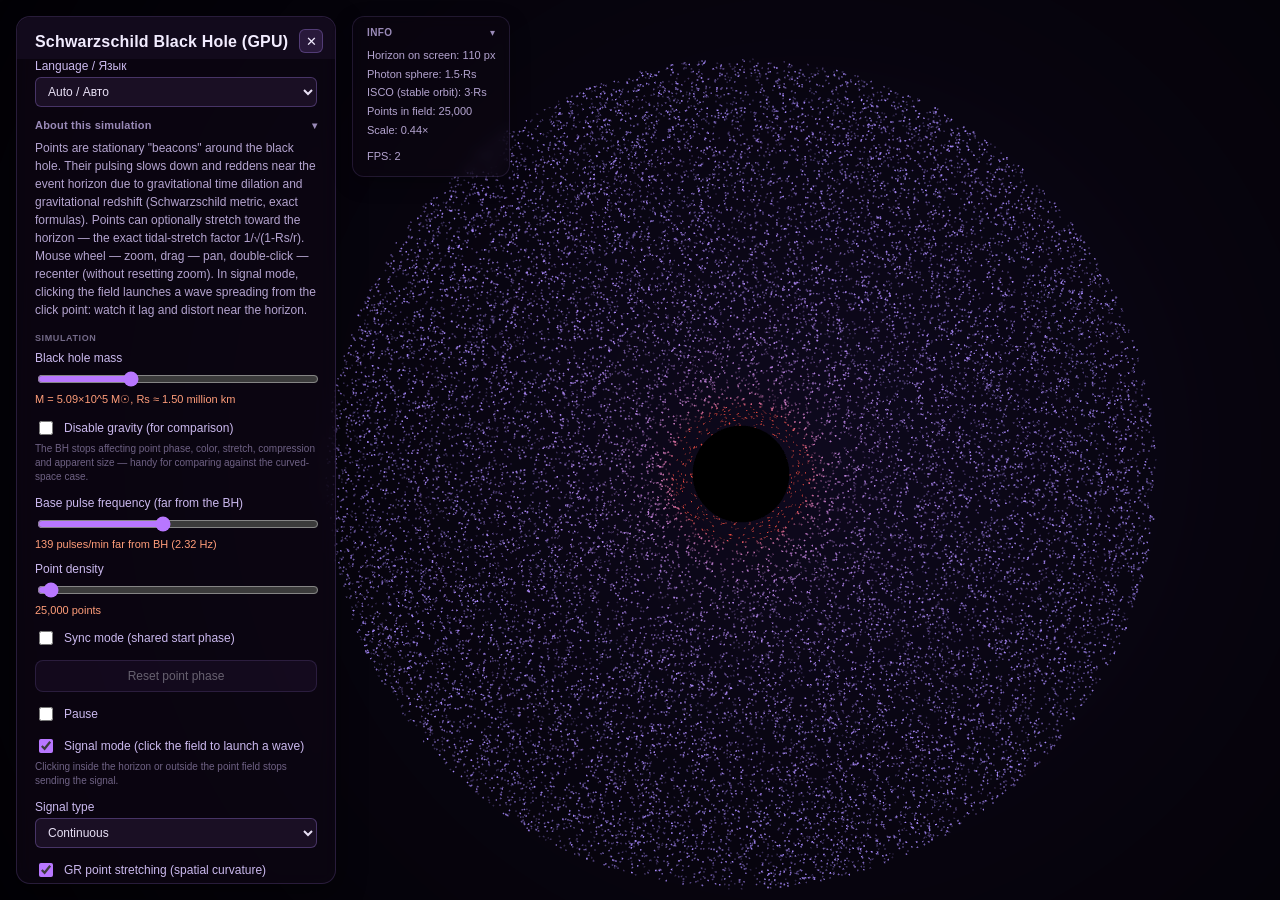
<file: index.html>
<!DOCTYPE html>
<html lang="en">

<head>
  <meta charset="UTF-8">
  <meta
    name="viewport"
    content="width=device-width, initial-scale=1.0, maximum-scale=1.0, user-scalable=no"
  >
  <title data-i18n="pageTitle">Schwarzschild Black Hole (GPU) — gravitational time dilation</title>
  <link
    rel="stylesheet"
    href="style.css"
  >
</head>

<body>
  <canvas id="scene"></canvas>

  <div
    id="webglFallback"
    class="webglFallback"
    style="display:none;"
  >
    <p data-i18n="webglFallback_text">This page needs WebGL2, which your browser doesn't support (or has disabled).</p>
    <p><a
        href="canvas-rollback.html"
        data-i18n="webglFallback_link"
      >Open the Canvas (CPU) version →</a></p>
  </div>

  <button
    type="button"
    id="hudShowBtn"
    class="hudEdgeBtn"
    aria-label="Show menu"
  >&#9776;</button>

  <div class="hud">
    <div class="hudStickyHeader">
      <button
        type="button"
        id="hudHideBtn"
        class="hudCloseBtn"
        aria-label="Hide menu"
      >&#10005;</button>
      <h1 data-i18n="h1">Schwarzschild Black Hole (GPU)</h1>
    </div>

    <div class="row langRow">
      <label for="langSelect">Language / Язык</label>
      <select id="langSelect">
        <option
          value="auto"
          selected
        >Auto / Авто</option>
        <option value="en">English</option>
        <option value="ru">Русский</option>
      </select>
    </div>

    <button
      type="button"
      id="introToggle"
      class="accordionToggle"
      aria-expanded="true"
    >
      <span data-i18n="introToggle">About this simulation</span>
      <span
        class="accordionIcon"
        id="introToggleIcon"
      >&#9662;</span>
    </button>
    <p
      class="hint"
      id="introText"
      data-i18n="introText"
    >Points are stationary "beacons" around the black hole. Their pulsing slows down and reddens near the event horizon due to gravitational time dilation and gravitational redshift (Schwarzschild metric, exact formulas). Points can
      optionally stretch toward the horizon — the exact tidal-stretch factor 1/√(1-Rs/r). Mouse wheel — zoom, drag — pan, double-click — recenter (without resetting zoom). In signal mode, clicking the field launches a wave spreading from
      the click point: watch it lag and distort near the horizon.</p>

    <h2
      class="groupTitle"
      data-i18n="group_simulation"
    >Simulation</h2>

    <div class="row">
      <label
        for="mass"
        data-i18n="mass_label"
      >Black hole mass</label>
      <input
        id="mass"
        type="range"
        min="0"
        max="1000"
        value="322"
        step="1"
      >
      <div
        class="readout"
        id="massReadout"
      >—</div>
    </div>

    <div class="row checkboxRow">
      <label><input
          id="noGravity"
          type="checkbox"
        > <span data-i18n="noGravity_label">Disable gravity (for comparison)</span></label>
      <p
        class="rowHint"
        data-i18n="noGravity_hint"
      >The BH stops affecting point phase, color and stretch — handy for comparing against the curved-space case.</p>
    </div>

    <div class="row">
      <label
        for="freq"
        data-i18n="freq_label"
      >Base pulse frequency (far from the BH)</label>
      <input
        id="freq"
        type="range"
        min="10"
        max="300"
        value="139"
        step="1"
      >
      <div
        class="readout"
        id="freqReadout"
      >—</div>
    </div>

    <div class="row">
      <label
        for="density"
        data-i18n="density_label"
      >Point density</label>
      <input
        id="density"
        type="range"
        min="1000"
        max="1000000"
        value="25000"
        step="1000"
      >
      <div
        class="readout"
        id="densityReadout"
      >—</div>
    </div>

    <div class="row checkboxRow">
      <label><input
          id="syncMode"
          type="checkbox"
        > <span data-i18n="syncMode_label">Sync mode (shared start phase)</span></label>
    </div>

    <div class="row">
      <button
        id="resetPhases"
        type="button"
        class="btn"
        data-i18n="resetPhases_label"
      >Reset point phase</button>
    </div>

    <div class="row checkboxRow">
      <label><input
          id="pause"
          type="checkbox"
        > <span data-i18n="pause_label">Pause</span></label>
    </div>

    <div class="row checkboxRow">
      <label><input
          id="signalMode"
          type="checkbox"
          checked
        > <span data-i18n="signalMode_label">Signal mode (click the field to launch a wave)</span></label>
      <p
        class="rowHint"
        data-i18n="signalMode_hint"
      >Clicking inside the horizon or outside the point field stops sending the signal.</p>
    </div>

    <div
      class="row"
      id="signalTypeRow"
      style="display:none;"
    >
      <label
        for="signalType"
        data-i18n="signalType_label"
      >Signal type</label>
      <select id="signalType">
        <option
          value="single"
          data-i18n="signalType_single"
        >Single</option>
        <option
          value="continuous"
          selected
          data-i18n="signalType_continuous"
        >Continuous</option>
        <option
          value="count"
          data-i18n="signalType_count"
        >Fixed number</option>
      </select>
    </div>

    <div
      class="row"
      id="signalCountRow"
      style="display:none;"
    >
      <label
        for="signalCount"
        data-i18n="signalCount_label"
      >Number of signals</label>
      <input
        id="signalCount"
        type="range"
        min="1"
        max="100"
        value="10"
        step="1"
      >
      <div
        class="readout"
        id="signalCountReadout"
      >—</div>
    </div>

    <div class="row checkboxRow">
      <label><input
          id="tidalStretch"
          type="checkbox"
          checked
        > <span data-i18n="tidalStretch_label">GR point stretching (spatial curvature)</span></label>
      <button
        type="button"
        id="stretchInfoToggle"
        class="accordionToggle infoToggle"
        aria-expanded="false"
      >
        <span data-i18n="stretchInfoToggle_label">What does this show?</span>
        <span class="accordionIcon">&#9662;</span>
      </button>
      <p
        class="hint collapsed"
        id="stretchInfoText"
        data-i18n="stretchInfo_text"
      >This is the exact Schwarzschild metric factor 1/√(1−Rs/r) — how much more "proper" (actually measured) radial distance there is near the horizon than the flat coordinate grid suggests. It's a real, exact quantity, but stretching a point's shape by it is a visualization trick: a single point has no size of its own to stretch, so this makes an otherwise invisible fact about curved space visible rather than showing something you'd literally see happen to a small object. In plain language: space itself is stretched near a black hole, so a tape measure laid toward the horizon would read a longer length than the map distance implies — the elongated dots are a way to draw that stretch.</p>
    </div>

    <div
      class="row"
      id="stretchCoefficientRow"
      style="display:none;"
    >
      <label
        for="stretchCoefficient"
        data-i18n="stretchCoefficient_label"
      >Stretch coefficient</label>
      <input
        id="stretchCoefficient"
        type="range"
        min="10"
        max="300"
        value="110"
        step="5"
      >
      <div
        class="readout"
        id="stretchCoefficientReadout"
      >—</div>
    </div>

    <div
      class="row"
      id="stretchDirectionRow"
      style="display:none;"
    >
      <label
        for="stretchDirection"
        data-i18n="stretchDirection_label"
      >Stretch direction</label>
      <select id="stretchDirection">
        <option
          value="toward"
          selected
          data-i18n="stretchDirection_toward"
        >Toward the black hole only</option>
        <option
          value="both"
          data-i18n="stretchDirection_both"
        >Symmetric (both directions)</option>
      </select>
    </div>

    <div class="row checkboxRow">
      <label><input
          id="tidalCompress"
          type="checkbox"
        > <span data-i18n="tidalCompress_label">Tidal compression (perpendicular to radius)</span></label>
      <button
        type="button"
        id="compressInfoToggle"
        class="accordionToggle infoToggle"
        aria-expanded="false"
      >
        <span data-i18n="compressInfoToggle_label">What does this show?</span>
        <span class="accordionIcon">&#9662;</span>
      </button>
      <p
        class="hint collapsed"
        id="compressInfoText"
        data-i18n="compressInfo_text"
      >This visualizes the real tidal force from the Schwarzschild geodesic-deviation tensor: gravity pulls harder on the near side of an extended body than the far side, stretching it along the radius while squeezing it inward from the sides. Because the vacuum tensor is traceless, that sideways squeeze is always exactly half as strong as the radial stretch, and — unlike a purely geometric stretching of space — it stays finite right at the horizon; it only becomes destructive somewhat deeper inside. This is the same, genuinely physical effect popularly called "spaghettification": if you fell feet-first toward a black hole, gravity would stretch you head-to-toe while squeezing your sides inward, and each dot narrowing sideways is a small-scale picture of exactly that squeeze.</p>
    </div>

    <div
      class="row"
      id="compressCoefficientRow"
      style="display:none;"
    >
      <label
        for="compressCoefficient"
        data-i18n="compressCoefficient_label"
      >Compression coefficient</label>
      <input
        id="compressCoefficient"
        type="range"
        min="10"
        max="300"
        value="250"
        step="5"
      >
      <div
        class="readout"
        id="compressCoefficientReadout"
      >—</div>
    </div>

    <div class="row checkboxRow">
      <label><input
          id="apparentSize"
          type="checkbox"
          checked
        > <span data-i18n="apparentSize_label">Apparent size (distant observer)</span></label>
      <button
        type="button"
        id="apparentInfoToggle"
        class="accordionToggle infoToggle"
        aria-expanded="false"
      >
        <span data-i18n="apparentInfoToggle_label">What does this show?</span>
        <span class="accordionIcon">&#9662;</span>
      </button>
      <p
        class="hint collapsed"
        id="apparentInfoText"
        data-i18n="apparentInfo_text"
      >This shows how an object of a fixed real (proper) size would look to a distant observer, rather than how the coordinate grid the points sit on behaves. Its radial extent shrinks by the factor D(r) = √(1−Rs/r) as it nears the horizon — the same factor that governs gravitational redshift and time dilation — while its size across the radius stays exactly the same, since the Schwarzschild angular part of the metric has no such factor. It mixes a real GR quantity with a simplified observer model (no actual ray-tracing through bent light paths), so treat it as a physically grounded approximation rather than a literal rendered photograph. In plain language: a spaceship of the same real size would look shorter — but not narrower — the closer it drifts toward a black hole, as seen from far away, and that's the shrinking this shows directly.</p>
    </div>

    <div
      class="row"
      id="apparentCoefficientRow"
      style="display:none;"
    >
      <label
        for="apparentCoefficient"
        data-i18n="apparentCoefficient_label"
      >Apparent-size coefficient</label>
      <input
        id="apparentCoefficient"
        type="range"
        min="10"
        max="300"
        value="100"
        step="5"
      >
      <div
        class="readout"
        id="apparentCoefficientReadout"
      >—</div>
    </div>

    <div class="row">
      <label
        for="distribution"
        data-i18n="distribution_label"
      >Point distribution</label>
      <select id="distribution">
        <option
          value="random"
          selected
          data-i18n="distribution_random"
        >Random</option>
        <option
          value="polar"
          data-i18n="distribution_polar"
        >Grid — radial coordinates</option>
        <option
          value="cartesian"
          data-i18n="distribution_cartesian"
        >Grid — cartesian coordinates</option>
      </select>
    </div>

    <h2
      class="groupTitle"
      data-i18n="group_display"
    >Display settings</h2>

    <div class="row">
      <label
        for="overallBrightness"
        data-i18n="overallBrightness_label"
      >Overall point brightness</label>
      <input
        id="overallBrightness"
        type="range"
        min="10"
        max="200"
        value="100"
        step="1"
      >
      <div
        class="readout"
        id="overallBrightnessReadout"
      >—</div>
    </div>

    <div class="row">
      <label
        for="brightness"
        data-i18n="brightness_label"
      >Point brightness near horizon</label>
      <input
        id="brightness"
        type="range"
        min="0"
        max="150"
        value="140"
        step="1"
      >
      <div
        class="readout"
        id="brightnessReadout"
      >—</div>
    </div>

    <div class="row">
      <label
        for="colorGradient"
        data-i18n="colorGradient_label"
      >Color transition sharpness</label>
      <input
        id="colorGradient"
        type="range"
        min="0"
        max="500"
        value="100"
        step="10"
      >
      <div
        class="readout"
        id="colorGradientReadout"
      >—</div>
      <p
        class="rowHint"
        data-i18n="colorGradient_hint"
      >Higher — points keep their original color longer and shift to the horizon color only right near it.</p>
    </div>

    <div class="row">
      <label
        for="sizeMode"
        data-i18n="sizeMode_label"
      >Point size</label>
      <select id="sizeMode">
        <option
          value="random"
          data-i18n="sizeMode_random"
        >Random</option>
        <option
          value="fixed"
          selected
          data-i18n="sizeMode_fixed"
        >Fixed</option>
      </select>
    </div>

    <div
      class="row"
      id="fixedSizeRow"
      style="display:none;"
    >
      <label
        for="fixedSize"
        data-i18n="fixedSize_label"
      >Fixed size value</label>
      <input
        id="fixedSize"
        type="range"
        min="5"
        max="40"
        value="35"
        step="1"
      >
      <div
        class="readout"
        id="fixedSizeReadout"
      >—</div>
    </div>

    <div class="row">
      <label
        for="pointShape"
        data-i18n="pointShape_label"
      >Point shape</label>
      <select id="pointShape">
        <option
          value="square"
          selected
          data-i18n="pointShape_square"
        >Square</option>
        <option
          value="circle"
          data-i18n="pointShape_circle"
        >Circle</option>
      </select>
    </div>

    <div class="row">
      <label
        for="zoom"
        data-i18n="zoom_label"
      >Zoom (or mouse wheel)</label>
      <input
        id="zoom"
        type="range"
        min="35"
        max="1000"
        value="44"
        step="1"
      >
      <div
        class="readout"
        id="zoomReadout"
      >—</div>
    </div>

    <h2
      class="groupTitle"
      data-i18n="group_colors"
    >Colors</h2>

    <div class="row">
      <label data-i18n="baseColor_label">Default point color</label>
      <div
        class="swatchRow"
        id="baseSwatches"
      ></div>
    </div>

    <div class="row checkboxRow">
      <label><input
          id="horizonAuto"
          type="checkbox"
          checked
        > <span data-i18n="horizonAuto_label">Automatic Doppler shift toward horizon</span></label>
    </div>

    <div
      class="row"
      id="horizonSwatchRow"
      style="display:none;"
    >
      <label data-i18n="horizonColor_label">Point color near horizon</label>
      <div
        class="swatchRow"
        id="horizonSwatches"
      ></div>
    </div>

    <div class="row">
      <button
        id="resetPalette"
        type="button"
        class="btn"
        data-i18n="resetPalette_label"
      >Reset palette</button>
    </div>

    <div class="row">
      <label
        for="paletteSelect"
        data-i18n="paletteSelect_label"
      >Saved palettes</label>
      <select id="paletteSelect">
        <option
          value=""
          data-i18n="paletteSelect_placeholder"
        >— select —</option>
      </select>
    </div>

    <div class="row">
      <label
        for="paletteName"
        data-i18n="paletteName_label"
      >New palette name</label>
      <input
        id="paletteName"
        type="text"
        data-i18n-placeholder="paletteName_placeholder"
        placeholder="E.g.: Sunset"
        maxlength="30"
      >
    </div>

    <div class="row">
      <button
        id="savePaletteBtn"
        type="button"
        class="btn"
        data-i18n="savePalette_label"
      >Save current palette</button>
    </div>

    <div class="row">
      <button
        id="deletePaletteBtn"
        type="button"
        class="btn"
        data-i18n="deletePalette_label"
      >Delete selected palette</button>
    </div>

    <h2
      class="groupTitle"
      data-i18n="group_animation"
    >Animation &amp; more</h2>

    <div class="row">
      <label
        for="speed"
        data-i18n="speed_label"
      >Animation speed</label>
      <input
        id="speed"
        type="range"
        min="10"
        max="400"
        value="100"
        step="1"
      >
      <div
        class="readout"
        id="speedReadout"
      >—</div>
    </div>

    <div class="row">
      <label
        for="blinkCurve"
        data-i18n="blinkCurve_label"
      >Blink curve</label>
      <select id="blinkCurve">
        <option
          value="sine"
          selected
          data-i18n="blinkCurve_sine"
        >Smooth (sine)</option>
        <option
          value="linear"
          data-i18n="blinkCurve_linear"
        >Linear</option>
        <option
          value="easeIn"
          data-i18n="blinkCurve_easeIn"
        >Ease-in</option>
        <option
          value="easeOut"
          data-i18n="blinkCurve_easeOut"
        >Ease-out</option>
        <option
          value="easeInOut"
          data-i18n="blinkCurve_easeInOut"
        >Ease-in-out</option>
      </select>
    </div>

    <div class="row checkboxRow">
      <label><input
          id="showGrid"
          type="checkbox"
        > <span data-i18n="showGrid_label">Show space-curvature grid</span></label>
    </div>
    <div class="row checkboxRow">
      <label><input
          id="showTooltip"
          type="checkbox"
        > <span data-i18n="showTooltip_label">Time-dilation tooltip at cursor</span></label>
    </div>

    <div class="row">
      <button
        id="copySettings"
        type="button"
        class="btn"
        data-i18n="copySettings_label"
      >Copy settings</button>
    </div>

    <div class="row">
      <button
        id="resetSettings"
        type="button"
        class="btn"
        data-i18n="resetSettings_label"
      >Reset settings</button>
    </div>

    <p
      class="hint autosave-hint"
      data-i18n="autosaveHint"
    >Settings are saved automatically.</p>
    <p class="hint autosave-hint"><a
        href="canvas-rollback.html"
        data-i18n="cpuVersionLink"
      >← CPU version</a></p>
  </div>

  <div
    id="infoPanel"
    class="floatingPanel"
  >
    <div class="floatingPanelHeader">
      <span data-i18n="infoPanel_title">Info</span>
      <button
        type="button"
        id="infoPanelToggle"
        class="floatingPanelToggle"
        aria-expanded="true"
      >&#9662;</button>
    </div>
    <div
      class="stats"
      id="stats"
    ></div>
    <div
      class="stats"
      id="fpsReadout"
    >FPS: —</div>
  </div>

  <div
    id="cursorTooltip"
    class="cursor-tooltip"
  ></div>

  <script src="index.js"></script>
</body>

</html>
</file>
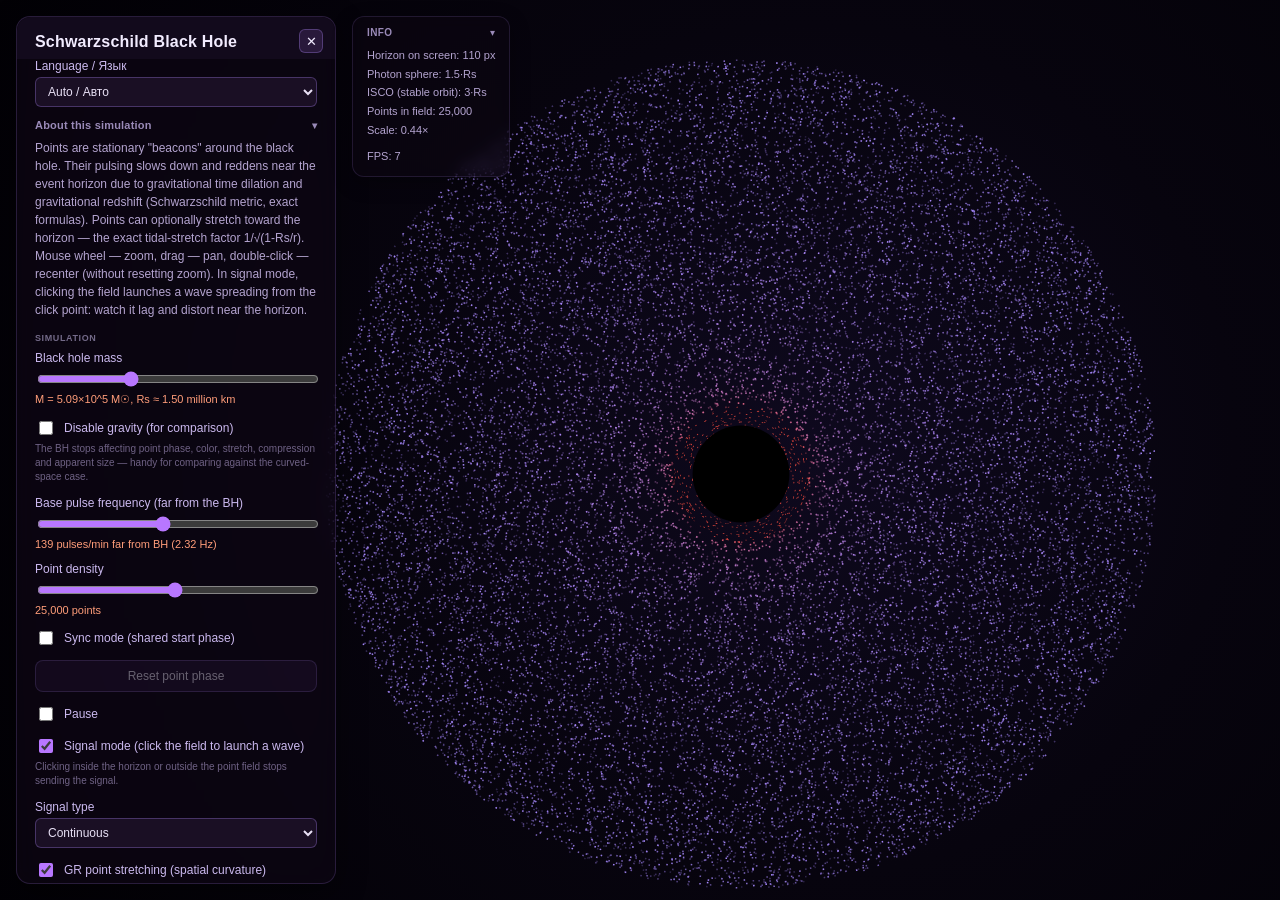
<file: canvas-rollback.html>
<!DOCTYPE html>
<html lang="en">

<head>
  <meta charset="UTF-8">
  <meta
    name="viewport"
    content="width=device-width, initial-scale=1.0, maximum-scale=1.0, user-scalable=no"
  >
  <title data-i18n="pageTitle">Schwarzschild Black Hole — gravitational time dilation</title>
  <link
    rel="stylesheet"
    href="style.css"
  >
</head>

<body>
  <canvas id="scene"></canvas>

  <button
    type="button"
    id="hudShowBtn"
    class="hudEdgeBtn"
    aria-label="Show menu"
  >&#9776;</button>

  <div class="hud">
    <div class="hudStickyHeader">
      <button
        type="button"
        id="hudHideBtn"
        class="hudCloseBtn"
        aria-label="Hide menu"
      >&#10005;</button>
      <h1 data-i18n="h1">Schwarzschild Black Hole</h1>
    </div>

    <div class="row langRow">
      <label for="langSelect">Language / Язык</label>
      <select id="langSelect">
        <option
          value="auto"
          selected
        >Auto / Авто</option>
        <option value="en">English</option>
        <option value="ru">Русский</option>
      </select>
    </div>

    <button
      type="button"
      id="introToggle"
      class="accordionToggle"
      aria-expanded="true"
    >
      <span data-i18n="introToggle">About this simulation</span>
      <span
        class="accordionIcon"
        id="introToggleIcon"
      >&#9662;</span>
    </button>
    <p
      class="hint"
      id="introText"
      data-i18n="introText"
    >Points are stationary "beacons" around the black hole. Their pulsing slows down and reddens near the event horizon due to gravitational time dilation and gravitational redshift (Schwarzschild metric, exact formulas). Points can
      optionally stretch toward the horizon — the exact tidal-stretch factor 1/√(1-Rs/r). Mouse wheel — zoom, drag — pan, double-click — recenter (without resetting zoom). In signal mode, clicking the field launches a wave spreading from
      the click point: watch it lag and distort near the horizon.</p>

    <h2
      class="groupTitle"
      data-i18n="group_simulation"
    >Simulation</h2>

    <div class="row">
      <label
        for="mass"
        data-i18n="mass_label"
      >Black hole mass</label>
      <input
        id="mass"
        type="range"
        min="0"
        max="1000"
        value="322"
        step="1"
      >
      <div
        class="readout"
        id="massReadout"
      >—</div>
    </div>

    <div class="row checkboxRow">
      <label><input
          id="noGravity"
          type="checkbox"
        > <span data-i18n="noGravity_label">Disable gravity (for comparison)</span></label>
      <p
        class="rowHint"
        data-i18n="noGravity_hint"
      >The BH stops affecting point phase, color and stretch — handy for comparing against the curved-space case.</p>
    </div>

    <div class="row">
      <label
        for="freq"
        data-i18n="freq_label"
      >Base pulse frequency (far from the BH)</label>
      <input
        id="freq"
        type="range"
        min="10"
        max="300"
        value="139"
        step="1"
      >
      <div
        class="readout"
        id="freqReadout"
      >—</div>
    </div>

    <div class="row">
      <label
        for="density"
        data-i18n="density_label"
      >Point density</label>
      <input
        id="density"
        type="range"
        min="1000"
        max="50000"
        value="25000"
        step="500"
      >
      <div
        class="readout"
        id="densityReadout"
      >—</div>
    </div>

    <div class="row checkboxRow">
      <label><input
          id="syncMode"
          type="checkbox"
        > <span data-i18n="syncMode_label">Sync mode (shared start phase)</span></label>
    </div>

    <div class="row">
      <button
        id="resetPhases"
        type="button"
        class="btn"
        data-i18n="resetPhases_label"
      >Reset point phase</button>
    </div>

    <div class="row checkboxRow">
      <label><input
          id="pause"
          type="checkbox"
        > <span data-i18n="pause_label">Pause</span></label>
    </div>

    <div class="row checkboxRow">
      <label><input
          id="signalMode"
          type="checkbox"
          checked
        > <span data-i18n="signalMode_label">Signal mode (click the field to launch a wave)</span></label>
      <p
        class="rowHint"
        data-i18n="signalMode_hint"
      >Clicking inside the horizon or outside the point field stops sending the signal.</p>
    </div>

    <div
      class="row"
      id="signalTypeRow"
      style="display:none;"
    >
      <label
        for="signalType"
        data-i18n="signalType_label"
      >Signal type</label>
      <select id="signalType">
        <option
          value="single"
          data-i18n="signalType_single"
        >Single</option>
        <option
          value="continuous"
          selected
          data-i18n="signalType_continuous"
        >Continuous</option>
        <option
          value="count"
          data-i18n="signalType_count"
        >Fixed number</option>
      </select>
    </div>

    <div
      class="row"
      id="signalCountRow"
      style="display:none;"
    >
      <label
        for="signalCount"
        data-i18n="signalCount_label"
      >Number of signals</label>
      <input
        id="signalCount"
        type="range"
        min="1"
        max="100"
        value="10"
        step="1"
      >
      <div
        class="readout"
        id="signalCountReadout"
      >—</div>
    </div>

    <div class="row checkboxRow">
      <label><input
          id="tidalStretch"
          type="checkbox"
          checked
        > <span data-i18n="tidalStretch_label">GR point stretching (spatial curvature)</span></label>
      <button
        type="button"
        id="stretchInfoToggle"
        class="accordionToggle infoToggle"
        aria-expanded="false"
      >
        <span data-i18n="stretchInfoToggle_label">What does this show?</span>
        <span class="accordionIcon">&#9662;</span>
      </button>
      <p
        class="hint collapsed"
        id="stretchInfoText"
        data-i18n="stretchInfo_text"
      >This is the exact Schwarzschild metric factor 1/√(1−Rs/r) — how much more "proper" (actually measured) radial distance there is near the horizon than the flat coordinate grid suggests. It's a real, exact quantity, but stretching a point's shape by it is a visualization trick: a single point has no size of its own to stretch, so this makes an otherwise invisible fact about curved space visible rather than showing something you'd literally see happen to a small object. In plain language: space itself is stretched near a black hole, so a tape measure laid toward the horizon would read a longer length than the map distance implies — the elongated dots are a way to draw that stretch.</p>
    </div>

    <div
      class="row"
      id="stretchCoefficientRow"
      style="display:none;"
    >
      <label
        for="stretchCoefficient"
        data-i18n="stretchCoefficient_label"
      >Stretch coefficient</label>
      <input
        id="stretchCoefficient"
        type="range"
        min="10"
        max="300"
        value="110"
        step="5"
      >
      <div
        class="readout"
        id="stretchCoefficientReadout"
      >—</div>
    </div>

    <div
      class="row"
      id="stretchDirectionRow"
      style="display:none;"
    >
      <label
        for="stretchDirection"
        data-i18n="stretchDirection_label"
      >Stretch direction</label>
      <select id="stretchDirection">
        <option
          value="toward"
          selected
          data-i18n="stretchDirection_toward"
        >Toward the black hole only</option>
        <option
          value="both"
          data-i18n="stretchDirection_both"
        >Symmetric (both directions)</option>
      </select>
    </div>

    <div class="row checkboxRow">
      <label><input
          id="tidalCompress"
          type="checkbox"
        > <span data-i18n="tidalCompress_label">Tidal compression (perpendicular to radius)</span></label>
      <button
        type="button"
        id="compressInfoToggle"
        class="accordionToggle infoToggle"
        aria-expanded="false"
      >
        <span data-i18n="compressInfoToggle_label">What does this show?</span>
        <span class="accordionIcon">&#9662;</span>
      </button>
      <p
        class="hint collapsed"
        id="compressInfoText"
        data-i18n="compressInfo_text"
      >This visualizes the real tidal force from the Schwarzschild geodesic-deviation tensor: gravity pulls harder on the near side of an extended body than the far side, stretching it along the radius while squeezing it inward from the sides. Because the vacuum tensor is traceless, that sideways squeeze is always exactly half as strong as the radial stretch, and — unlike a purely geometric stretching of space — it stays finite right at the horizon; it only becomes destructive somewhat deeper inside. This is the same, genuinely physical effect popularly called "spaghettification": if you fell feet-first toward a black hole, gravity would stretch you head-to-toe while squeezing your sides inward, and each dot narrowing sideways is a small-scale picture of exactly that squeeze.</p>
    </div>

    <div
      class="row"
      id="compressCoefficientRow"
      style="display:none;"
    >
      <label
        for="compressCoefficient"
        data-i18n="compressCoefficient_label"
      >Compression coefficient</label>
      <input
        id="compressCoefficient"
        type="range"
        min="10"
        max="300"
        value="250"
        step="5"
      >
      <div
        class="readout"
        id="compressCoefficientReadout"
      >—</div>
    </div>

    <div class="row checkboxRow">
      <label><input
          id="apparentSize"
          type="checkbox"
          checked
        > <span data-i18n="apparentSize_label">Apparent size (distant observer)</span></label>
      <button
        type="button"
        id="apparentInfoToggle"
        class="accordionToggle infoToggle"
        aria-expanded="false"
      >
        <span data-i18n="apparentInfoToggle_label">What does this show?</span>
        <span class="accordionIcon">&#9662;</span>
      </button>
      <p
        class="hint collapsed"
        id="apparentInfoText"
        data-i18n="apparentInfo_text"
      >This shows how an object of a fixed real (proper) size would look to a distant observer, rather than how the coordinate grid the points sit on behaves. Its radial extent shrinks by the factor D(r) = √(1−Rs/r) as it nears the horizon — the same factor that governs gravitational redshift and time dilation — while its size across the radius stays exactly the same, since the Schwarzschild angular part of the metric has no such factor. It mixes a real GR quantity with a simplified observer model (no actual ray-tracing through bent light paths), so treat it as a physically grounded approximation rather than a literal rendered photograph. In plain language: a spaceship of the same real size would look shorter — but not narrower — the closer it drifts toward a black hole, as seen from far away, and that's the shrinking this shows directly.</p>
    </div>

    <div
      class="row"
      id="apparentCoefficientRow"
      style="display:none;"
    >
      <label
        for="apparentCoefficient"
        data-i18n="apparentCoefficient_label"
      >Apparent-size coefficient</label>
      <input
        id="apparentCoefficient"
        type="range"
        min="10"
        max="300"
        value="100"
        step="5"
      >
      <div
        class="readout"
        id="apparentCoefficientReadout"
      >—</div>
    </div>

    <div class="row">
      <label
        for="distribution"
        data-i18n="distribution_label"
      >Point distribution</label>
      <select id="distribution">
        <option
          value="random"
          selected
          data-i18n="distribution_random"
        >Random</option>
        <option
          value="polar"
          data-i18n="distribution_polar"
        >Grid — radial coordinates</option>
        <option
          value="cartesian"
          data-i18n="distribution_cartesian"
        >Grid — cartesian coordinates</option>
      </select>
    </div>

    <h2
      class="groupTitle"
      data-i18n="group_display"
    >Display settings</h2>

    <div class="row">
      <label
        for="overallBrightness"
        data-i18n="overallBrightness_label"
      >Overall point brightness</label>
      <input
        id="overallBrightness"
        type="range"
        min="10"
        max="200"
        value="100"
        step="1"
      >
      <div
        class="readout"
        id="overallBrightnessReadout"
      >—</div>
    </div>

    <div class="row">
      <label
        for="brightness"
        data-i18n="brightness_label"
      >Point brightness near horizon</label>
      <input
        id="brightness"
        type="range"
        min="0"
        max="150"
        value="140"
        step="1"
      >
      <div
        class="readout"
        id="brightnessReadout"
      >—</div>
    </div>

    <div class="row">
      <label
        for="colorGradient"
        data-i18n="colorGradient_label"
      >Color transition sharpness</label>
      <input
        id="colorGradient"
        type="range"
        min="0"
        max="500"
        value="100"
        step="10"
      >
      <div
        class="readout"
        id="colorGradientReadout"
      >—</div>
      <p
        class="rowHint"
        data-i18n="colorGradient_hint"
      >Higher — points keep their original color longer and shift to the horizon color only right near it.</p>
    </div>

    <div class="row">
      <label
        for="sizeMode"
        data-i18n="sizeMode_label"
      >Point size</label>
      <select id="sizeMode">
        <option
          value="random"
          data-i18n="sizeMode_random"
        >Random</option>
        <option
          value="fixed"
          selected
          data-i18n="sizeMode_fixed"
        >Fixed</option>
      </select>
    </div>

    <div
      class="row"
      id="fixedSizeRow"
      style="display:none;"
    >
      <label
        for="fixedSize"
        data-i18n="fixedSize_label"
      >Fixed size value</label>
      <input
        id="fixedSize"
        type="range"
        min="5"
        max="40"
        value="35"
        step="1"
      >
      <div
        class="readout"
        id="fixedSizeReadout"
      >—</div>
    </div>

    <div class="row">
      <label
        for="pointShape"
        data-i18n="pointShape_label"
      >Point shape</label>
      <select id="pointShape">
        <option
          value="square"
          selected
          data-i18n="pointShape_square"
        >Square</option>
        <option
          value="circle"
          data-i18n="pointShape_circle"
        >Circle</option>
      </select>
    </div>

    <div class="row">
      <label
        for="zoom"
        data-i18n="zoom_label"
      >Zoom (or mouse wheel)</label>
      <input
        id="zoom"
        type="range"
        min="35"
        max="1000"
        value="44"
        step="1"
      >
      <div
        class="readout"
        id="zoomReadout"
      >—</div>
    </div>

    <h2
      class="groupTitle"
      data-i18n="group_colors"
    >Colors</h2>

    <div class="row">
      <label data-i18n="baseColor_label">Default point color</label>
      <div
        class="swatchRow"
        id="baseSwatches"
      ></div>
    </div>

    <div class="row checkboxRow">
      <label><input
          id="horizonAuto"
          type="checkbox"
          checked
        > <span data-i18n="horizonAuto_label">Automatic Doppler shift toward horizon</span></label>
    </div>

    <div
      class="row"
      id="horizonSwatchRow"
      style="display:none;"
    >
      <label data-i18n="horizonColor_label">Point color near horizon</label>
      <div
        class="swatchRow"
        id="horizonSwatches"
      ></div>
    </div>

    <div class="row">
      <button
        id="resetPalette"
        type="button"
        class="btn"
        data-i18n="resetPalette_label"
      >Reset palette</button>
    </div>

    <div class="row">
      <label
        for="paletteSelect"
        data-i18n="paletteSelect_label"
      >Saved palettes</label>
      <select id="paletteSelect">
        <option
          value=""
          data-i18n="paletteSelect_placeholder"
        >— select —</option>
      </select>
    </div>

    <div class="row">
      <label
        for="paletteName"
        data-i18n="paletteName_label"
      >New palette name</label>
      <input
        id="paletteName"
        type="text"
        data-i18n-placeholder="paletteName_placeholder"
        placeholder="E.g.: Sunset"
        maxlength="30"
      >
    </div>

    <div class="row">
      <button
        id="savePaletteBtn"
        type="button"
        class="btn"
        data-i18n="savePalette_label"
      >Save current palette</button>
    </div>

    <div class="row">
      <button
        id="deletePaletteBtn"
        type="button"
        class="btn"
        data-i18n="deletePalette_label"
      >Delete selected palette</button>
    </div>

    <h2
      class="groupTitle"
      data-i18n="group_animation"
    >Animation &amp; more</h2>

    <div class="row">
      <label
        for="speed"
        data-i18n="speed_label"
      >Animation speed</label>
      <input
        id="speed"
        type="range"
        min="10"
        max="400"
        value="100"
        step="1"
      >
      <div
        class="readout"
        id="speedReadout"
      >—</div>
    </div>

    <div class="row">
      <label
        for="blinkCurve"
        data-i18n="blinkCurve_label"
      >Blink curve</label>
      <select id="blinkCurve">
        <option
          value="sine"
          selected
          data-i18n="blinkCurve_sine"
        >Smooth (sine)</option>
        <option
          value="linear"
          data-i18n="blinkCurve_linear"
        >Linear</option>
        <option
          value="easeIn"
          data-i18n="blinkCurve_easeIn"
        >Ease-in</option>
        <option
          value="easeOut"
          data-i18n="blinkCurve_easeOut"
        >Ease-out</option>
        <option
          value="easeInOut"
          data-i18n="blinkCurve_easeInOut"
        >Ease-in-out</option>
      </select>
    </div>

    <div class="row checkboxRow">
      <label><input
          id="showGrid"
          type="checkbox"
        > <span data-i18n="showGrid_label">Show space-curvature grid</span></label>
    </div>
    <div class="row checkboxRow">
      <label><input
          id="showTooltip"
          type="checkbox"
        > <span data-i18n="showTooltip_label">Time-dilation tooltip at cursor</span></label>
    </div>

    <div class="row">
      <button
        id="copySettings"
        type="button"
        class="btn"
        data-i18n="copySettings_label"
      >Copy settings</button>
    </div>

    <div class="row">
      <button
        id="resetSettings"
        type="button"
        class="btn"
        data-i18n="resetSettings_label"
      >Reset settings</button>
    </div>

    <p
      class="hint autosave-hint"
      data-i18n="autosaveHint"
    >Settings are saved automatically.</p>
    <p class="hint autosave-hint"><a
        href="index.html"
        data-i18n="gpuVersionLink"
      >GPU version →</a></p>
  </div>

  <div
    id="infoPanel"
    class="floatingPanel"
  >
    <div class="floatingPanelHeader">
      <span data-i18n="infoPanel_title">Info</span>
      <button
        type="button"
        id="infoPanelToggle"
        class="floatingPanelToggle"
        aria-expanded="true"
      >&#9662;</button>
    </div>
    <div
      class="stats"
      id="stats"
    ></div>
    <div
      class="stats"
      id="fpsReadout"
    >FPS: —</div>
  </div>

  <div
    id="cursorTooltip"
    class="cursor-tooltip"
  ></div>

  <script src="canvas-rollback.js"></script>
</body>

</html>
</file>
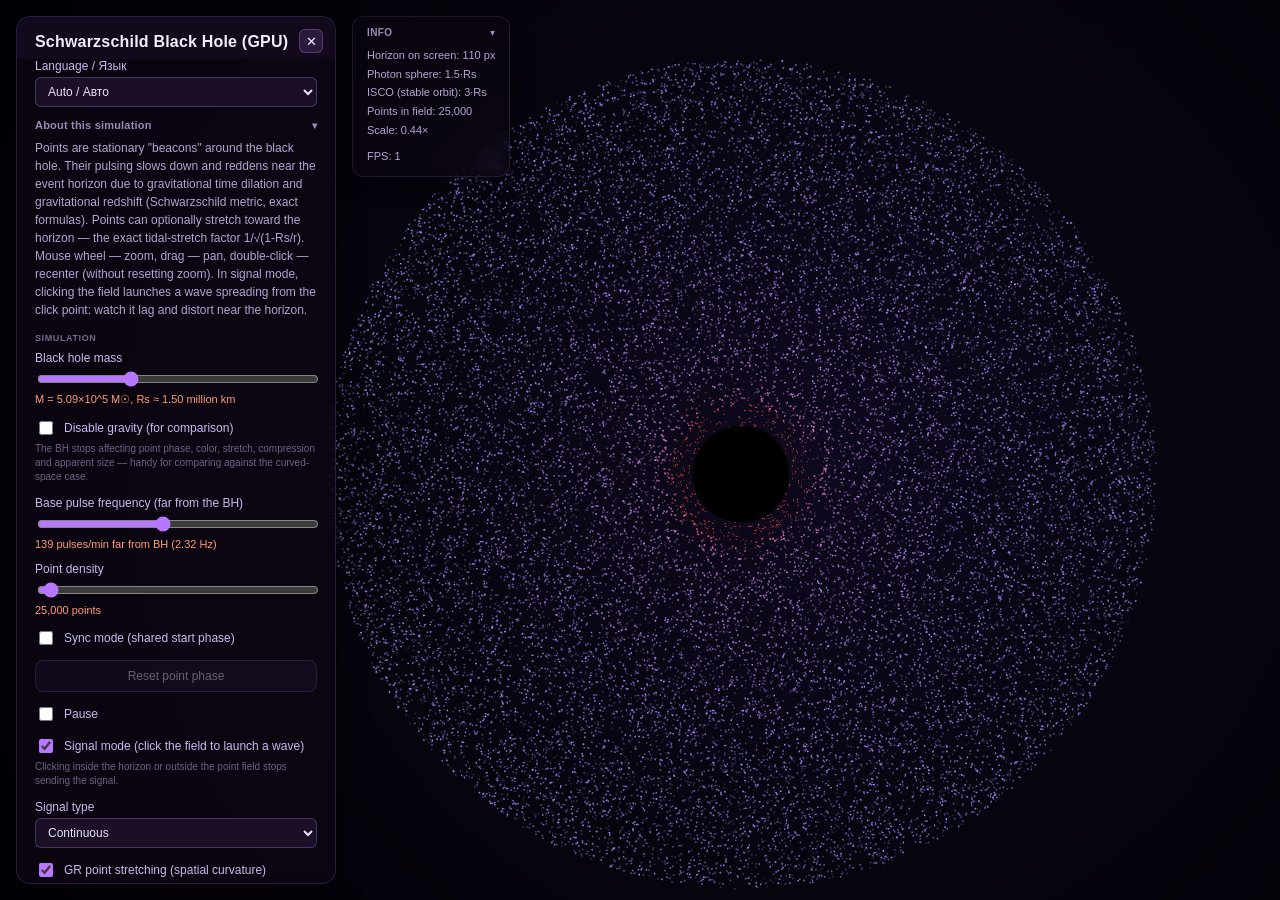
<file: gpu-sim.html>
<!DOCTYPE html>
<html lang="en">

<head>
  <meta charset="UTF-8">
  <meta
    name="viewport"
    content="width=device-width, initial-scale=1.0, maximum-scale=1.0, user-scalable=no"
  >
  <title data-i18n="pageTitle">Schwarzschild Black Hole (GPU) — gravitational time dilation</title>
  <link
    rel="stylesheet"
    href="style.css"
  >
</head>

<body>
  <canvas id="scene"></canvas>

  <button
    type="button"
    id="hudShowBtn"
    class="hudEdgeBtn"
    aria-label="Show menu"
  >&#9776;</button>

  <div class="hud">
    <div class="hudStickyHeader">
      <button
        type="button"
        id="hudHideBtn"
        class="hudCloseBtn"
        aria-label="Hide menu"
      >&#10005;</button>
      <h1 data-i18n="h1">Schwarzschild Black Hole (GPU)</h1>
    </div>

    <div class="row langRow">
      <label for="langSelect">Language / Язык</label>
      <select id="langSelect">
        <option
          value="auto"
          selected
        >Auto / Авто</option>
        <option value="en">English</option>
        <option value="ru">Русский</option>
      </select>
    </div>

    <button
      type="button"
      id="introToggle"
      class="accordionToggle"
      aria-expanded="true"
    >
      <span data-i18n="introToggle">About this simulation</span>
      <span
        class="accordionIcon"
        id="introToggleIcon"
      >&#9662;</span>
    </button>
    <p
      class="hint"
      id="introText"
      data-i18n="introText"
    >Points are stationary "beacons" around the black hole. Their pulsing slows down and reddens near the event horizon due to gravitational time dilation and gravitational redshift (Schwarzschild metric, exact formulas). Points can
      optionally stretch toward the horizon — the exact tidal-stretch factor 1/√(1-Rs/r). Mouse wheel — zoom, drag — pan, double-click — recenter (without resetting zoom). In signal mode, clicking the field launches a wave spreading from
      the click point: watch it lag and distort near the horizon.</p>

    <h2
      class="groupTitle"
      data-i18n="group_simulation"
    >Simulation</h2>

    <div class="row">
      <label
        for="mass"
        data-i18n="mass_label"
      >Black hole mass</label>
      <input
        id="mass"
        type="range"
        min="0"
        max="1000"
        value="322"
        step="1"
      >
      <div
        class="readout"
        id="massReadout"
      >—</div>
    </div>

    <div class="row checkboxRow">
      <label><input
          id="noGravity"
          type="checkbox"
        > <span data-i18n="noGravity_label">Disable gravity (for comparison)</span></label>
      <p
        class="rowHint"
        data-i18n="noGravity_hint"
      >The BH stops affecting point phase, color and stretch — handy for comparing against the curved-space case.</p>
    </div>

    <div class="row">
      <label
        for="freq"
        data-i18n="freq_label"
      >Base pulse frequency (far from the BH)</label>
      <input
        id="freq"
        type="range"
        min="10"
        max="300"
        value="139"
        step="1"
      >
      <div
        class="readout"
        id="freqReadout"
      >—</div>
    </div>

    <div class="row">
      <label
        for="density"
        data-i18n="density_label"
      >Point density</label>
      <input
        id="density"
        type="range"
        min="1000"
        max="1000000"
        value="25000"
        step="1000"
      >
      <div
        class="readout"
        id="densityReadout"
      >—</div>
    </div>

    <div class="row checkboxRow">
      <label><input
          id="syncMode"
          type="checkbox"
        > <span data-i18n="syncMode_label">Sync mode (shared start phase)</span></label>
    </div>

    <div class="row">
      <button
        id="resetPhases"
        type="button"
        class="btn"
        data-i18n="resetPhases_label"
      >Reset point phase</button>
    </div>

    <div class="row checkboxRow">
      <label><input
          id="pause"
          type="checkbox"
        > <span data-i18n="pause_label">Pause</span></label>
    </div>

    <div class="row checkboxRow">
      <label><input
          id="signalMode"
          type="checkbox"
          checked
        > <span data-i18n="signalMode_label">Signal mode (click the field to launch a wave)</span></label>
      <p
        class="rowHint"
        data-i18n="signalMode_hint"
      >Clicking inside the horizon or outside the point field stops sending the signal.</p>
    </div>

    <div
      class="row"
      id="signalTypeRow"
      style="display:none;"
    >
      <label
        for="signalType"
        data-i18n="signalType_label"
      >Signal type</label>
      <select id="signalType">
        <option
          value="single"
          data-i18n="signalType_single"
        >Single</option>
        <option
          value="continuous"
          selected
          data-i18n="signalType_continuous"
        >Continuous</option>
        <option
          value="count"
          data-i18n="signalType_count"
        >Fixed number</option>
      </select>
    </div>

    <div
      class="row"
      id="signalCountRow"
      style="display:none;"
    >
      <label
        for="signalCount"
        data-i18n="signalCount_label"
      >Number of signals</label>
      <input
        id="signalCount"
        type="range"
        min="1"
        max="100"
        value="10"
        step="1"
      >
      <div
        class="readout"
        id="signalCountReadout"
      >—</div>
    </div>

    <div class="row checkboxRow">
      <label><input
          id="tidalStretch"
          type="checkbox"
          checked
        > <span data-i18n="tidalStretch_label">GR point stretching (spatial curvature)</span></label>
      <button
        type="button"
        id="stretchInfoToggle"
        class="accordionToggle infoToggle"
        aria-expanded="false"
      >
        <span data-i18n="stretchInfoToggle_label">What does this show?</span>
        <span class="accordionIcon">&#9662;</span>
      </button>
      <p
        class="hint collapsed"
        id="stretchInfoText"
        data-i18n="stretchInfo_text"
      >This is the exact Schwarzschild metric factor 1/√(1−Rs/r) — how much more "proper" (actually measured) radial distance there is near the horizon than the flat coordinate grid suggests. It's a real, exact quantity, but stretching a point's shape by it is a visualization trick: a single point has no size of its own to stretch, so this makes an otherwise invisible fact about curved space visible rather than showing something you'd literally see happen to a small object. In plain language: space itself is stretched near a black hole, so a tape measure laid toward the horizon would read a longer length than the map distance implies — the elongated dots are a way to draw that stretch.</p>
    </div>

    <div
      class="row"
      id="stretchCoefficientRow"
      style="display:none;"
    >
      <label
        for="stretchCoefficient"
        data-i18n="stretchCoefficient_label"
      >Stretch coefficient</label>
      <input
        id="stretchCoefficient"
        type="range"
        min="10"
        max="300"
        value="110"
        step="5"
      >
      <div
        class="readout"
        id="stretchCoefficientReadout"
      >—</div>
    </div>

    <div
      class="row"
      id="stretchDirectionRow"
      style="display:none;"
    >
      <label
        for="stretchDirection"
        data-i18n="stretchDirection_label"
      >Stretch direction</label>
      <select id="stretchDirection">
        <option
          value="toward"
          selected
          data-i18n="stretchDirection_toward"
        >Toward the black hole only</option>
        <option
          value="both"
          data-i18n="stretchDirection_both"
        >Symmetric (both directions)</option>
      </select>
    </div>

    <div class="row checkboxRow">
      <label><input
          id="tidalCompress"
          type="checkbox"
        > <span data-i18n="tidalCompress_label">Tidal compression (perpendicular to radius)</span></label>
      <button
        type="button"
        id="compressInfoToggle"
        class="accordionToggle infoToggle"
        aria-expanded="false"
      >
        <span data-i18n="compressInfoToggle_label">What does this show?</span>
        <span class="accordionIcon">&#9662;</span>
      </button>
      <p
        class="hint collapsed"
        id="compressInfoText"
        data-i18n="compressInfo_text"
      >This visualizes the real tidal force from the Schwarzschild geodesic-deviation tensor: gravity pulls harder on the near side of an extended body than the far side, stretching it along the radius while squeezing it inward from the sides. Because the vacuum tensor is traceless, that sideways squeeze is always exactly half as strong as the radial stretch, and — unlike a purely geometric stretching of space — it stays finite right at the horizon; it only becomes destructive somewhat deeper inside. This is the same, genuinely physical effect popularly called "spaghettification": if you fell feet-first toward a black hole, gravity would stretch you head-to-toe while squeezing your sides inward, and each dot narrowing sideways is a small-scale picture of exactly that squeeze.</p>
    </div>

    <div
      class="row"
      id="compressCoefficientRow"
      style="display:none;"
    >
      <label
        for="compressCoefficient"
        data-i18n="compressCoefficient_label"
      >Compression coefficient</label>
      <input
        id="compressCoefficient"
        type="range"
        min="10"
        max="300"
        value="250"
        step="5"
      >
      <div
        class="readout"
        id="compressCoefficientReadout"
      >—</div>
    </div>

    <div class="row checkboxRow">
      <label><input
          id="apparentSize"
          type="checkbox"
          checked
        > <span data-i18n="apparentSize_label">Apparent size (distant observer)</span></label>
      <button
        type="button"
        id="apparentInfoToggle"
        class="accordionToggle infoToggle"
        aria-expanded="false"
      >
        <span data-i18n="apparentInfoToggle_label">What does this show?</span>
        <span class="accordionIcon">&#9662;</span>
      </button>
      <p
        class="hint collapsed"
        id="apparentInfoText"
        data-i18n="apparentInfo_text"
      >This shows how an object of a fixed real (proper) size would look to a distant observer, rather than how the coordinate grid the points sit on behaves. Its radial extent shrinks by the factor D(r) = √(1−Rs/r) as it nears the horizon — the same factor that governs gravitational redshift and time dilation — while its size across the radius stays exactly the same, since the Schwarzschild angular part of the metric has no such factor. It mixes a real GR quantity with a simplified observer model (no actual ray-tracing through bent light paths), so treat it as a physically grounded approximation rather than a literal rendered photograph. In plain language: a spaceship of the same real size would look shorter — but not narrower — the closer it drifts toward a black hole, as seen from far away, and that's the shrinking this shows directly.</p>
    </div>

    <div
      class="row"
      id="apparentCoefficientRow"
      style="display:none;"
    >
      <label
        for="apparentCoefficient"
        data-i18n="apparentCoefficient_label"
      >Apparent-size coefficient</label>
      <input
        id="apparentCoefficient"
        type="range"
        min="10"
        max="300"
        value="100"
        step="5"
      >
      <div
        class="readout"
        id="apparentCoefficientReadout"
      >—</div>
    </div>

    <div class="row">
      <label
        for="distribution"
        data-i18n="distribution_label"
      >Point distribution</label>
      <select id="distribution">
        <option
          value="random"
          selected
          data-i18n="distribution_random"
        >Random</option>
        <option
          value="polar"
          data-i18n="distribution_polar"
        >Grid — radial coordinates</option>
        <option
          value="cartesian"
          data-i18n="distribution_cartesian"
        >Grid — cartesian coordinates</option>
      </select>
    </div>

    <h2
      class="groupTitle"
      data-i18n="group_display"
    >Display settings</h2>

    <div class="row">
      <label
        for="overallBrightness"
        data-i18n="overallBrightness_label"
      >Overall point brightness</label>
      <input
        id="overallBrightness"
        type="range"
        min="10"
        max="200"
        value="100"
        step="1"
      >
      <div
        class="readout"
        id="overallBrightnessReadout"
      >—</div>
    </div>

    <div class="row">
      <label
        for="brightness"
        data-i18n="brightness_label"
      >Point brightness near horizon</label>
      <input
        id="brightness"
        type="range"
        min="0"
        max="150"
        value="140"
        step="1"
      >
      <div
        class="readout"
        id="brightnessReadout"
      >—</div>
    </div>

    <div class="row">
      <label
        for="colorGradient"
        data-i18n="colorGradient_label"
      >Color transition sharpness</label>
      <input
        id="colorGradient"
        type="range"
        min="0"
        max="500"
        value="100"
        step="10"
      >
      <div
        class="readout"
        id="colorGradientReadout"
      >—</div>
      <p
        class="rowHint"
        data-i18n="colorGradient_hint"
      >Higher — points keep their original color longer and shift to the horizon color only right near it.</p>
    </div>

    <div class="row">
      <label
        for="sizeMode"
        data-i18n="sizeMode_label"
      >Point size</label>
      <select id="sizeMode">
        <option
          value="random"
          data-i18n="sizeMode_random"
        >Random</option>
        <option
          value="fixed"
          selected
          data-i18n="sizeMode_fixed"
        >Fixed</option>
      </select>
    </div>

    <div
      class="row"
      id="fixedSizeRow"
      style="display:none;"
    >
      <label
        for="fixedSize"
        data-i18n="fixedSize_label"
      >Fixed size value</label>
      <input
        id="fixedSize"
        type="range"
        min="5"
        max="40"
        value="35"
        step="1"
      >
      <div
        class="readout"
        id="fixedSizeReadout"
      >—</div>
    </div>

    <div class="row">
      <label
        for="pointShape"
        data-i18n="pointShape_label"
      >Point shape</label>
      <select id="pointShape">
        <option
          value="square"
          selected
          data-i18n="pointShape_square"
        >Square</option>
        <option
          value="circle"
          data-i18n="pointShape_circle"
        >Circle</option>
      </select>
    </div>

    <div class="row">
      <label
        for="zoom"
        data-i18n="zoom_label"
      >Zoom (or mouse wheel)</label>
      <input
        id="zoom"
        type="range"
        min="35"
        max="1000"
        value="44"
        step="1"
      >
      <div
        class="readout"
        id="zoomReadout"
      >—</div>
    </div>

    <h2
      class="groupTitle"
      data-i18n="group_colors"
    >Colors</h2>

    <div class="row">
      <label data-i18n="baseColor_label">Default point color</label>
      <div
        class="swatchRow"
        id="baseSwatches"
      ></div>
    </div>

    <div class="row checkboxRow">
      <label><input
          id="horizonAuto"
          type="checkbox"
          checked
        > <span data-i18n="horizonAuto_label">Automatic Doppler shift toward horizon</span></label>
    </div>

    <div
      class="row"
      id="horizonSwatchRow"
      style="display:none;"
    >
      <label data-i18n="horizonColor_label">Point color near horizon</label>
      <div
        class="swatchRow"
        id="horizonSwatches"
      ></div>
    </div>

    <div class="row">
      <button
        id="resetPalette"
        type="button"
        class="btn"
        data-i18n="resetPalette_label"
      >Reset palette</button>
    </div>

    <div class="row">
      <label
        for="paletteSelect"
        data-i18n="paletteSelect_label"
      >Saved palettes</label>
      <select id="paletteSelect">
        <option
          value=""
          data-i18n="paletteSelect_placeholder"
        >— select —</option>
      </select>
    </div>

    <div class="row">
      <label
        for="paletteName"
        data-i18n="paletteName_label"
      >New palette name</label>
      <input
        id="paletteName"
        type="text"
        data-i18n-placeholder="paletteName_placeholder"
        placeholder="E.g.: Sunset"
        maxlength="30"
      >
    </div>

    <div class="row">
      <button
        id="savePaletteBtn"
        type="button"
        class="btn"
        data-i18n="savePalette_label"
      >Save current palette</button>
    </div>

    <div class="row">
      <button
        id="deletePaletteBtn"
        type="button"
        class="btn"
        data-i18n="deletePalette_label"
      >Delete selected palette</button>
    </div>

    <h2
      class="groupTitle"
      data-i18n="group_animation"
    >Animation &amp; more</h2>

    <div class="row">
      <label
        for="speed"
        data-i18n="speed_label"
      >Animation speed</label>
      <input
        id="speed"
        type="range"
        min="10"
        max="400"
        value="100"
        step="1"
      >
      <div
        class="readout"
        id="speedReadout"
      >—</div>
    </div>

    <div class="row">
      <label
        for="blinkCurve"
        data-i18n="blinkCurve_label"
      >Blink curve</label>
      <select id="blinkCurve">
        <option
          value="sine"
          selected
          data-i18n="blinkCurve_sine"
        >Smooth (sine)</option>
        <option
          value="linear"
          data-i18n="blinkCurve_linear"
        >Linear</option>
        <option
          value="easeIn"
          data-i18n="blinkCurve_easeIn"
        >Ease-in</option>
        <option
          value="easeOut"
          data-i18n="blinkCurve_easeOut"
        >Ease-out</option>
        <option
          value="easeInOut"
          data-i18n="blinkCurve_easeInOut"
        >Ease-in-out</option>
      </select>
    </div>

    <div class="row checkboxRow">
      <label><input
          id="showGrid"
          type="checkbox"
        > <span data-i18n="showGrid_label">Show space-curvature grid</span></label>
    </div>
    <div class="row checkboxRow">
      <label><input
          id="showTooltip"
          type="checkbox"
        > <span data-i18n="showTooltip_label">Time-dilation tooltip at cursor</span></label>
    </div>

    <div class="row">
      <button
        id="copySettings"
        type="button"
        class="btn"
        data-i18n="copySettings_label"
      >Copy settings</button>
    </div>

    <div class="row">
      <button
        id="resetSettings"
        type="button"
        class="btn"
        data-i18n="resetSettings_label"
      >Reset settings</button>
    </div>

    <p
      class="hint autosave-hint"
      data-i18n="autosaveHint"
    >Settings are saved automatically.</p>
    <p class="hint autosave-hint"><a
        href="index.html"
        data-i18n="cpuVersionLink"
      >← CPU version</a></p>
  </div>

  <div
    id="infoPanel"
    class="floatingPanel"
  >
    <div class="floatingPanelHeader">
      <span data-i18n="infoPanel_title">Info</span>
      <button
        type="button"
        id="infoPanelToggle"
        class="floatingPanelToggle"
        aria-expanded="true"
      >&#9662;</button>
    </div>
    <div
      class="stats"
      id="stats"
    ></div>
    <div
      class="stats"
      id="fpsReadout"
    >FPS: —</div>
  </div>

  <div
    id="cursorTooltip"
    class="cursor-tooltip"
  ></div>

  <script src="gpu-sim.js"></script>
</body>

</html>
</file>
<file: style.css>
* {
  box-sizing: border-box;
}

html, body {
  margin: 0;
  padding: 0;
  width: 100%;
  height: 100%;
  background: #050208;
  overflow: hidden;
  font-family: -apple-system, BlinkMacSystemFont, "Segoe UI", Roboto, Arial, sans-serif;
}

#scene {
  position: fixed;
  inset: 0;
  display: block;
  width: 100vw;
  height: 100vh;
  cursor: default;
  /* Отдаём жесты (пан одним пальцем, pinch-zoom) целиком нашему JS —
     без этого браузер норовит сам проскроллить/зазумить страницу. */
  touch-action: none;
}

.hud {
  position: fixed;
  top: 16px;
  left: 16px;
  width: 320px;
  max-width: calc(100vw - 32px);
  max-height: calc(100vh - 32px);
  overflow-y: auto;
  padding: 0 18px 16px;
  border-radius: 14px;
  background: rgba(15, 8, 22, 0.62);
  border: 1px solid rgba(180, 140, 255, 0.18);
  backdrop-filter: blur(10px);
  color: #e8e0f5;
  box-shadow: 0 8px 30px rgba(0,0,0,0.45);
}

/* Заголовок "прилипает" к верху при скролле длинной панели настроек —
   иначе кнопка закрытия (внутри него) уезжала вместе с содержимым и
   становилась недоступна, пока не проскроллишь обратно наверх. */
.hudStickyHeader {
  position: sticky;
  top: 0;
  z-index: 5;
  margin: 0 -18px;
  padding: 16px 18px 8px;
  background: rgba(20, 11, 30, 0.92);
  border-radius: 14px 14px 0 0;
}

.hud h1 {
  margin: 0;
  padding-right: 26px;
  font-size: 16px;
  font-weight: 600;
  letter-spacing: 0.2px;
  color: #f2ecff;
}

.hudCloseBtn {
  position: absolute;
  top: 12px;
  right: 12px;
  width: 24px;
  height: 24px;
  padding: 0;
  border-radius: 6px;
  border: 1px solid rgba(180, 140, 255, 0.3);
  background: rgba(184, 119, 255, 0.14);
  color: #f2ecff;
  font-size: 13px;
  line-height: 1;
  cursor: pointer;
}

.hudCloseBtn:hover {
  background: rgba(184, 119, 255, 0.28);
}

.hudEdgeBtn {
  display: none;
  position: fixed;
  top: 16px;
  left: 16px;
  z-index: 40;
  width: 36px;
  height: 36px;
  align-items: center;
  justify-content: center;
  border-radius: 10px;
  border: 1px solid rgba(180, 140, 255, 0.3);
  background: rgba(15, 8, 22, 0.7);
  backdrop-filter: blur(6px);
  color: #f2ecff;
  font-size: 16px;
  cursor: pointer;
  box-shadow: 0 6px 20px rgba(0,0,0,0.35);
}

.hudEdgeBtn:hover {
  background: rgba(184, 119, 255, 0.28);
}

body.hudCollapsed .hud {
  display: none;
}

body.hudCollapsed .hudEdgeBtn {
  display: flex;
}

.hud .hint {
  margin: 0 0 14px;
  font-size: 12px;
  line-height: 1.5;
  color: #b4a4d0;
}

.groupTitle {
  margin: 14px 0 8px;
  padding-top: 10px;
  border-top: 1px solid rgba(180, 140, 255, 0.14);
  font-size: 9px;
  font-weight: 600;
  letter-spacing: 0.6px;
  text-transform: uppercase;
  color: #746a89;
}

.groupTitle:first-of-type {
  margin-top: 0;
  padding-top: 0;
  border-top: none;
}

.row {
  margin-bottom: 12px;
}

.row label {
  display: block;
  font-size: 12px;
  color: #cbb9ef;
  margin-bottom: 4px;
}

.row input[type="range"] {
  width: 100%;
  accent-color: #b877ff;
}

.row select,
.row input[type="text"] {
  width: 100%;
  padding: 6px 8px;
  border-radius: 6px;
  background: rgba(30, 18, 42, 0.85);
  border: 1px solid rgba(180, 140, 255, 0.3);
  color: #e8e0f5;
  font-size: 12px;
  font-family: inherit;
}

.row input[type="text"]::placeholder {
  color: #6f6285;
}

.row input[type="text"].inputError {
  border-color: #ff6b6b;
}

.row.checkboxRow label {
  display: flex;
  align-items: center;
  gap: 8px;
  font-size: 12px;
  color: #cbb9ef;
  cursor: pointer;
}

.row.checkboxRow input[type="checkbox"] {
  accent-color: #b877ff;
  width: 14px;
  height: 14px;
}

.readout {
  margin-top: 2px;
  font-size: 11px;
  color: #ff9d7a;
  font-variant-numeric: tabular-nums;
}

.rowHint {
  margin: 2px 0 0;
  font-size: 10px;
  line-height: 1.4;
  color: #6f6285;
}

.btn {
  width: 100%;
  padding: 8px 10px;
  border-radius: 8px;
  background: rgba(184, 119, 255, 0.14);
  border: 1px solid rgba(180, 140, 255, 0.4);
  color: #f2ecff;
  font-size: 12px;
  cursor: pointer;
  transition: background 0.15s ease;
}

.btn:hover {
  background: rgba(184, 119, 255, 0.28);
}

.btn:active {
  background: rgba(184, 119, 255, 0.4);
}

.btn:disabled {
  opacity: 0.4;
  cursor: not-allowed;
  background: rgba(184, 119, 255, 0.14);
}

.swatchRow {
  display: flex;
  flex-wrap: wrap;
  gap: 8px;
}

.swatch {
  width: 32px;
  height: 32px;
  border-radius: 50%;
  border: 2px solid transparent;
  padding: 0;
  cursor: pointer;
  box-shadow: inset 0 0 0 1px rgba(255, 255, 255, 0.2), 0 1px 3px rgba(0, 0, 0, 0.4);
}

.swatch:hover {
  box-shadow: inset 0 0 0 1px rgba(255, 255, 255, 0.35);
}

.swatch.active {
  border-color: #f2ecff;
  box-shadow: 0 0 0 2px rgba(255, 255, 255, 0.45), inset 0 0 0 1px rgba(255, 255, 255, 0.2);
}

.autosave-hint {
  margin: 8px 0 0;
  font-size: 10px;
  color: #6f6285;
  text-align: center;
}

.accordionToggle {
  display: flex;
  align-items: center;
  justify-content: space-between;
  width: 100%;
  margin: 0 0 8px;
  padding: 0;
  border: none;
  background: none;
  font-size: 11px;
  font-weight: 600;
  letter-spacing: 0.2px;
  color: #9a8ab8;
  cursor: pointer;
  text-align: left;
}

.accordionToggle:hover {
  color: #cbb9ef;
}

.accordionIcon {
  display: inline-block;
  transition: transform 0.15s ease;
  font-size: 10px;
}

.accordionToggle[aria-expanded="false"] .accordionIcon {
  transform: rotate(-90deg);
}

.hud .hint.collapsed {
  display: none;
}

.row.checkboxRow .infoToggle {
  margin-top: 4px;
}

.floatingPanel {
  position: fixed;
  top: 16px;
  left: 352px;
  max-width: min(280px, calc(100vw - 368px));
  padding: 10px 14px;
  border-radius: 12px;
  background: rgba(15, 8, 22, 0.4);
  border: 1px solid rgba(180, 140, 255, 0.14);
  backdrop-filter: blur(6px);
  box-shadow: 0 6px 20px rgba(0,0,0,0.3);
  z-index: 30;
}

.floatingPanelHeader {
  display: flex;
  align-items: center;
  justify-content: space-between;
  gap: 12px;
  font-size: 10px;
  font-weight: 600;
  letter-spacing: 0.4px;
  text-transform: uppercase;
  color: #9a8ab8;
}

.floatingPanelToggle {
  padding: 0;
  border: none;
  background: none;
  color: #9a8ab8;
  cursor: pointer;
  font-size: 10px;
  line-height: 1;
  transition: transform 0.15s ease;
}

.floatingPanelToggle[aria-expanded="false"] {
  transform: rotate(-90deg);
}

.floatingPanel .stats {
  margin-top: 8px;
  font-size: 11px;
  line-height: 1.7;
  color: #b4a4d0;
  font-variant-numeric: tabular-nums;
  white-space: pre-line;
}

.floatingPanel .stats.collapsed {
  display: none;
}

@media (max-width: 900px) {
  .floatingPanel {
    display: none;
  }
}

@media (max-width: 560px) {
  .hud {
    width: calc(100vw - 32px);
  }
}

.cursor-tooltip {
  position: fixed;
  display: none;
  pointer-events: none;
  z-index: 50;
  background: rgba(15, 8, 22, 0.92);
  border: 1px solid rgba(180, 140, 255, 0.35);
  border-radius: 8px;
  padding: 6px 10px;
  font-size: 12px;
  line-height: 1.5;
  color: #f2ecff;
  white-space: nowrap;
  box-shadow: 0 6px 20px rgba(0,0,0,0.5);
}

/* Полноэкранная заглушка на случай, если WebGL2 недоступен/не собрался
   шейдер (index.html — GPU-версия) — показывается поверх всего вместо
   канваса, а не только ссылкой в меню (см. showWebglFallback() в
   index.js), display переключается инлайново оттуда же. */
.webglFallback {
  position: fixed;
  inset: 0;
  z-index: 100;
  flex-direction: column;
  align-items: center;
  justify-content: center;
  gap: 14px;
  padding: 24px;
  text-align: center;
  background: rgba(5, 2, 8, 0.94);
}

.webglFallback p {
  margin: 0;
  max-width: 420px;
  font-size: 14px;
  line-height: 1.6;
  color: #e8e0f5;
}

.webglFallback a {
  color: #cbb9ef;
  font-size: 16px;
  font-weight: 600;
}
</file>
